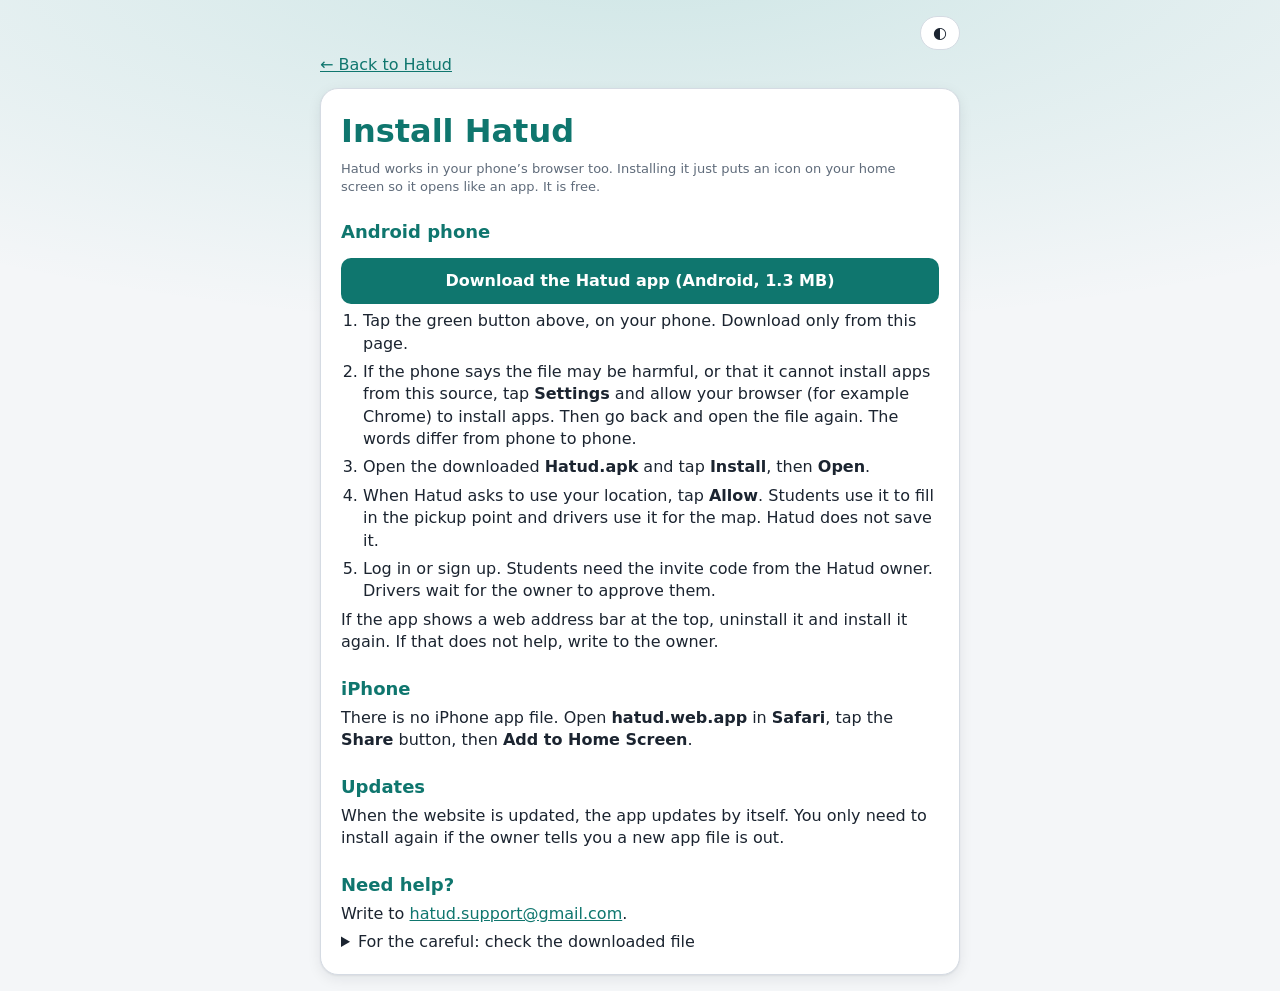
<file: public/install.html>
<!DOCTYPE html>
<html lang="en">
<head>
  <meta charset="utf-8">
  <meta name="viewport" content="width=device-width, initial-scale=1">
  <title>Install Hatud • Hatud</title>
  <meta name="description" content="How to install the Hatud app on an Android phone or an iPhone.">
  <link rel="stylesheet" href="css/app.css">
  <style>
    body { align-items: flex-start; }
    main { max-width: 640px; }
    .doc h2 { margin: 22px 0 6px; font-size: 18px; color: var(--brand); }
    .doc p, .doc li { margin: 6px 0; }
    .doc ol, .doc ul { padding-left: 22px; margin: 6px 0; }
    .doc a { color: var(--brand); }
    .doc code { word-break: break-all; font-size: 12px; }
    .back { display: inline-block; margin-bottom: 12px; color: var(--brand); }
    .dl { display: block; text-align: center; margin: 14px 0 4px; padding: 12px 16px; border-radius: 10px; background: var(--brand); color: #fff !important; font-weight: 600; text-decoration: none; }
  </style>
  <meta name="theme-color" content="#11171d">
  <meta name="color-scheme" content="light dark">
  <script src="js/theme.js"></script>
  <script src="js/motion.js"></script>
  <link rel="icon" href="icons/icon.svg" type="image/svg+xml">
  <link rel="apple-touch-icon" href="icons/apple-touch-icon.png">
</head>
<body>
  <main>
    <a class="back" href="index.html">&larr; Back to Hatud</a>
    <div class="card doc">
      <h1 style="text-align: left">Install Hatud</h1>
      <p class="hint">Hatud works in your phone&rsquo;s browser too. Installing it just puts an icon on your home screen so it opens like an app. It is free.</p>

      <h2>Android phone</h2>
      <a class="dl" href="https://github.com/ShormTy/Hatud/releases/download/v1.0.0.1/Hatud.apk">Download the Hatud app (Android, 1.3 MB)</a>
      <ol>
        <li>Tap the green button above, on your phone. Download only from this page.</li>
        <li>If the phone says the file may be harmful, or that it cannot install apps from this source, tap <strong>Settings</strong> and allow your browser (for example Chrome) to install apps. Then go back and open the file again. The words differ from phone to phone.</li>
        <li>Open the downloaded <strong>Hatud.apk</strong> and tap <strong>Install</strong>, then <strong>Open</strong>.</li>
        <li>When Hatud asks to use your location, tap <strong>Allow</strong>. Students use it to fill in the pickup point and drivers use it for the map. Hatud does not save it.</li>
        <li>Log in or sign up. Students need the invite code from the Hatud owner. Drivers wait for the owner to approve them.</li>
      </ol>
      <p>If the app shows a web address bar at the top, uninstall it and install it again. If that does not help, write to the owner.</p>

      <h2>iPhone</h2>
      <p>There is no iPhone app file. Open <strong>hatud.web.app</strong> in <strong>Safari</strong>, tap the <strong>Share</strong> button, then <strong>Add to Home Screen</strong>.</p>

      <h2>Updates</h2>
      <p>When the website is updated, the app updates by itself. You only need to install again if the owner tells you a new app file is out.</p>

      <h2>Need help?</h2>
      <p>Write to <a href="mailto:hatud.support@gmail.com">hatud.support@gmail.com</a>.</p>

      <details>
        <summary>For the careful: check the downloaded file</summary>
        <p>The SHA-256 of Hatud.apk (version 1.0.0.1) is:</p>
        <p><code>a64ebb1460c4a3cc7104d5ee00df5ce6a57cbabb198914761f1c89297fcc66aa</code></p>
        <p>On Linux or a Mac you can check it with <code>sha256sum Hatud.apk</code>.</p>
      </details>
    </div>
  </main>
</body>
</html>
</file>
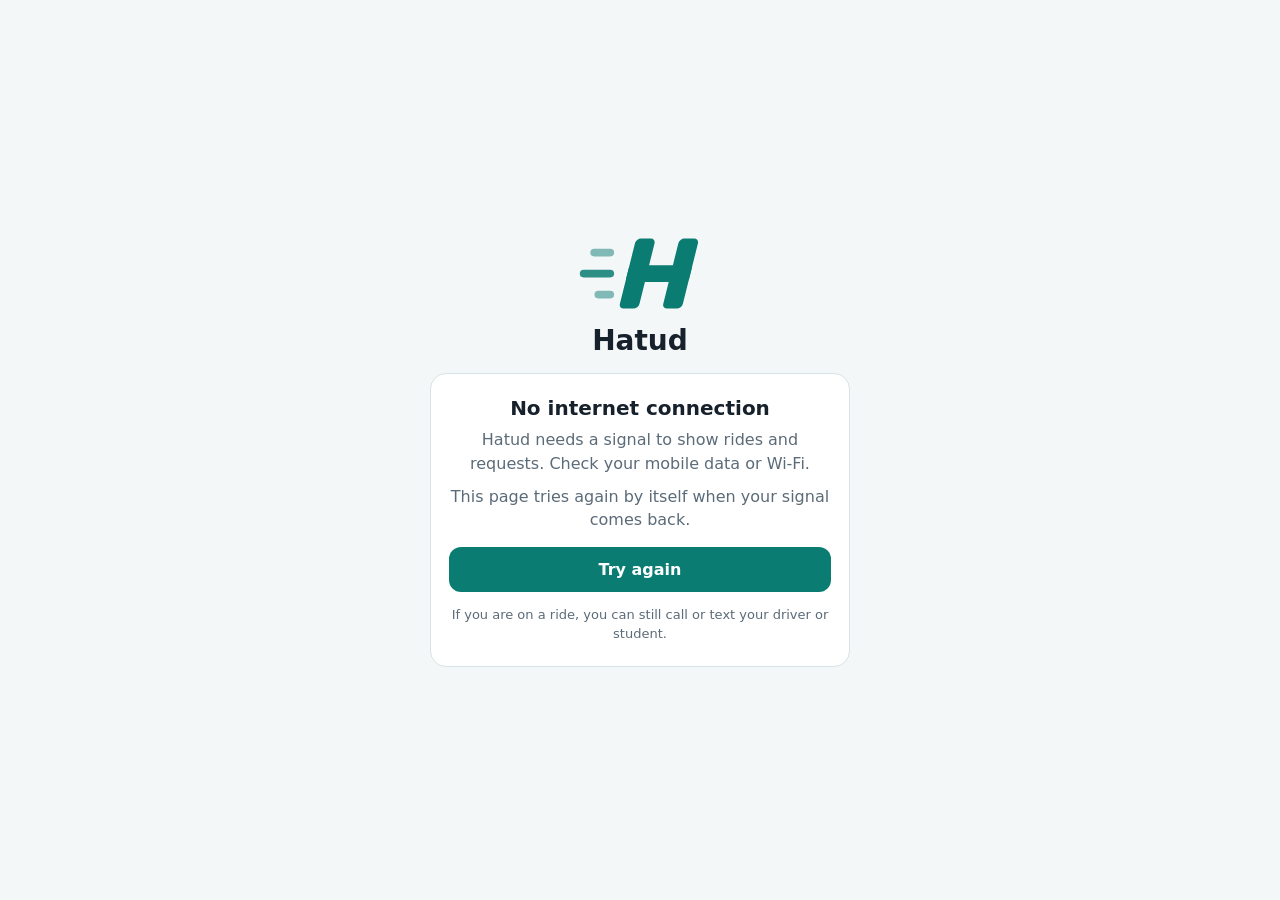
<file: public/offline.html>
<!DOCTYPE html>
<html lang="en">
<head>
  <meta charset="utf-8">
  <meta name="viewport" content="width=device-width, initial-scale=1">
  <title>No internet • Hatud</title>
  <meta name="robots" content="noindex">
  <meta name="theme-color" content="#11171d">
  <meta name="color-scheme" content="light dark">
  <style>
    :root { --bg: #f4f7f8; --card: #ffffff; --text: #17212b; --muted: #5b6b78; --brand: #0b7c72; --line: #d9e2e6; }
    @media (prefers-color-scheme: dark) {
      :root { --bg: #11171d; --card: #1a232b; --text: #e8eef2; --muted: #9fb0bc; --brand: #2dd4bf; --line: #2a3640; }
    }
    * { box-sizing: border-box; }
    body { margin: 0; min-height: 100vh; display: flex; align-items: center; justify-content: center; padding: 16px;
           background: var(--bg); color: var(--text); font-family: system-ui, -apple-system, "Segoe UI", Roboto, sans-serif; }
    main { width: 100%; max-width: 420px; text-align: center; }
    .logo { width: 140px; height: auto; color: var(--brand); }
    h1 { margin: 6px 0 0; font-size: 28px; }
    .card { margin-top: 16px; padding: 22px 18px; background: var(--card); border: 1px solid var(--line); border-radius: 16px; }
    h2 { margin: 0 0 8px; font-size: 20px; }
    p { margin: 0 0 10px; color: var(--muted); line-height: 1.45; }
    button { margin-top: 6px; width: 100%; padding: 13px 16px; font: inherit; font-weight: 600; border: 0; border-radius: 12px;
             background: var(--brand); color: #ffffff; cursor: pointer; }
    @media (prefers-color-scheme: dark) { button { color: #0b1413; } }
    .small { margin: 14px 0 0; font-size: 13px; }
  </style>
</head>
<body>
  <main>
    <svg class="logo" viewBox="56 140 400 232" role="img" aria-label="Hatud logo">
      <g transform="translate(14 0)" fill="currentColor">
        <rect x="100" y="185" width="68" height="22" rx="11" fill-opacity=".5"/>
        <rect x="70" y="245" width="98" height="22" rx="11" fill-opacity=".85"/>
        <rect x="112" y="305" width="56" height="22" rx="11" fill-opacity=".5"/>
        <g transform="translate(256 256) skewX(-14) translate(-256 -256)">
          <rect x="206" y="156" width="56" height="200" rx="14"/>
          <rect x="330" y="156" width="56" height="200" rx="14"/>
          <rect x="206" y="232" width="180" height="48" rx="10"/>
        </g>
      </g>
    </svg>
    <h1>Hatud</h1>
    <div class="card">
      <h2>No internet connection</h2>
      <p>Hatud needs a signal to show rides and requests. Check your mobile data or Wi-Fi.</p>
      <p>This page tries again by itself when your signal comes back.</p>
      <button type="button" id="retry">Try again</button>
      <p class="small">If you are on a ride, you can still call or text your driver or student.</p>
    </div>
  </main>
  <script>
    document.getElementById("retry").addEventListener("click", function () { location.reload(); });
    window.addEventListener("online", function () { location.reload(); });
  </script>
</body>
</html>
</file>
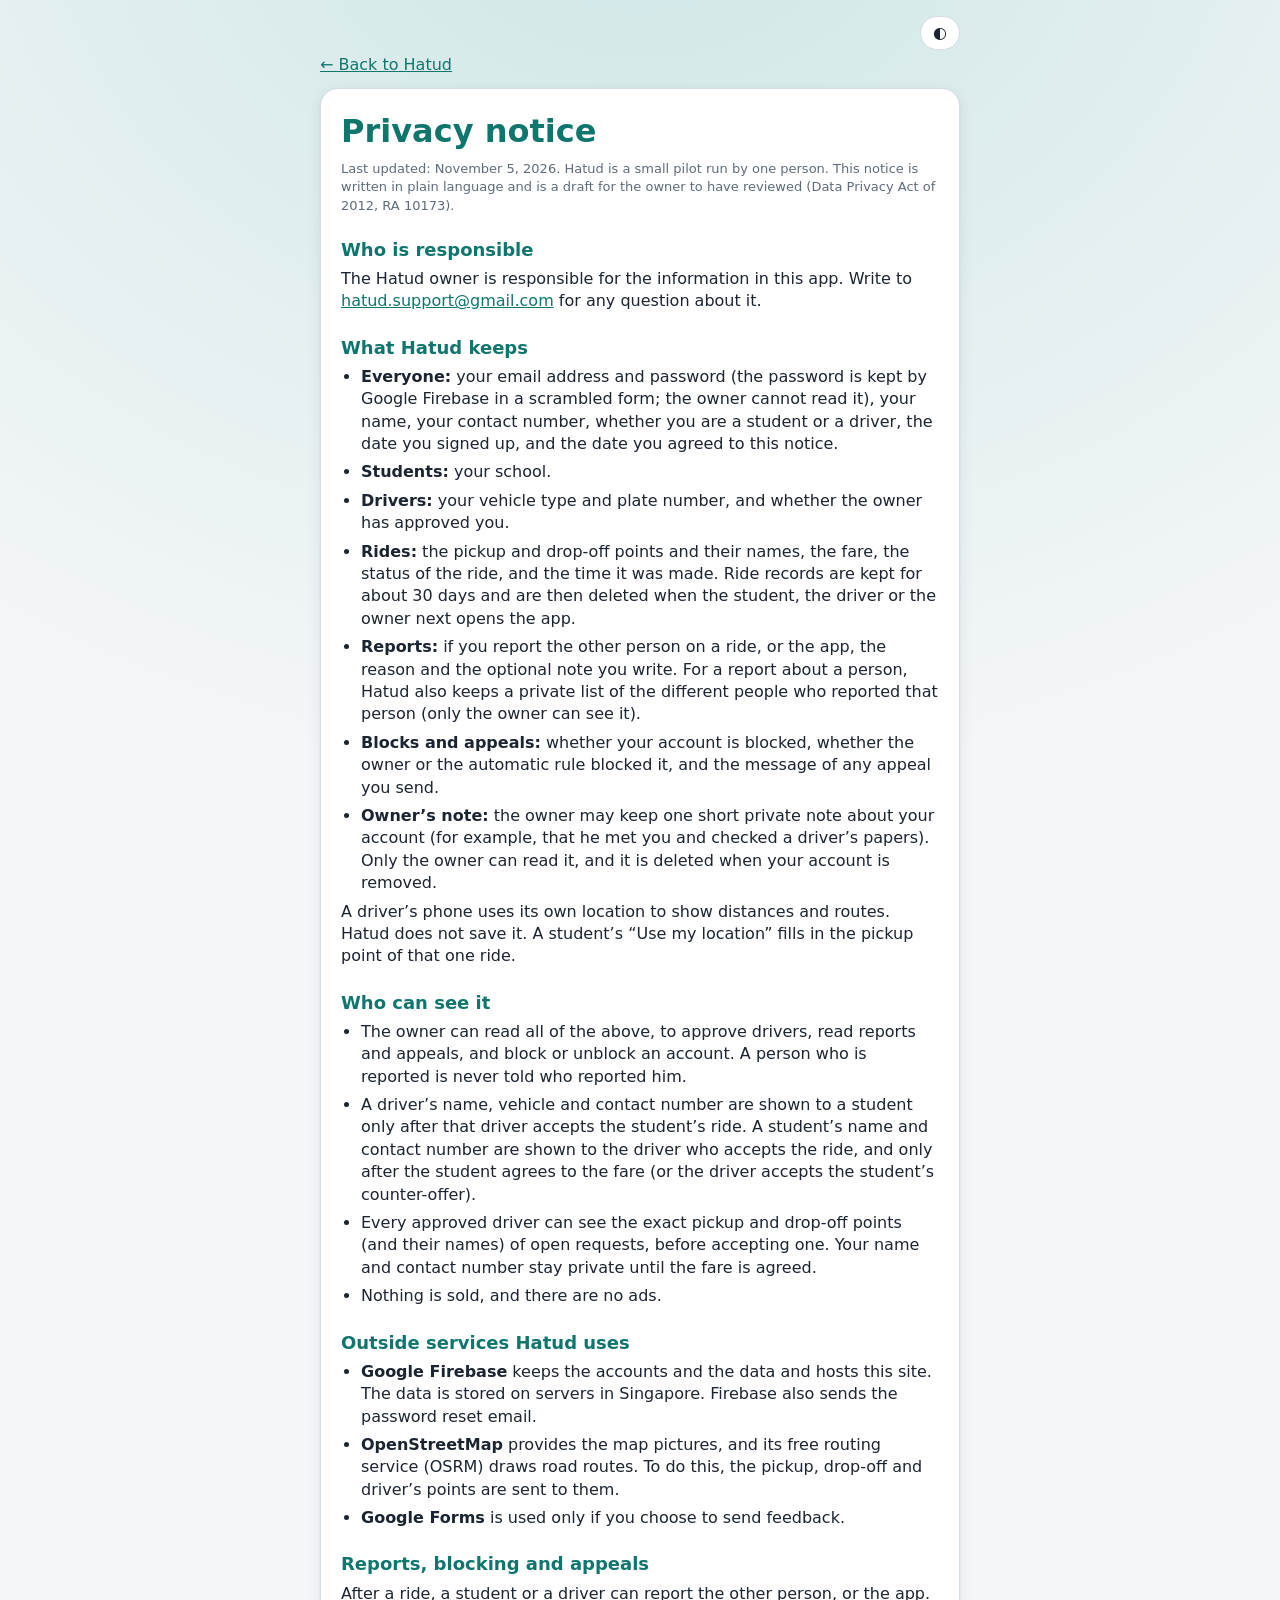
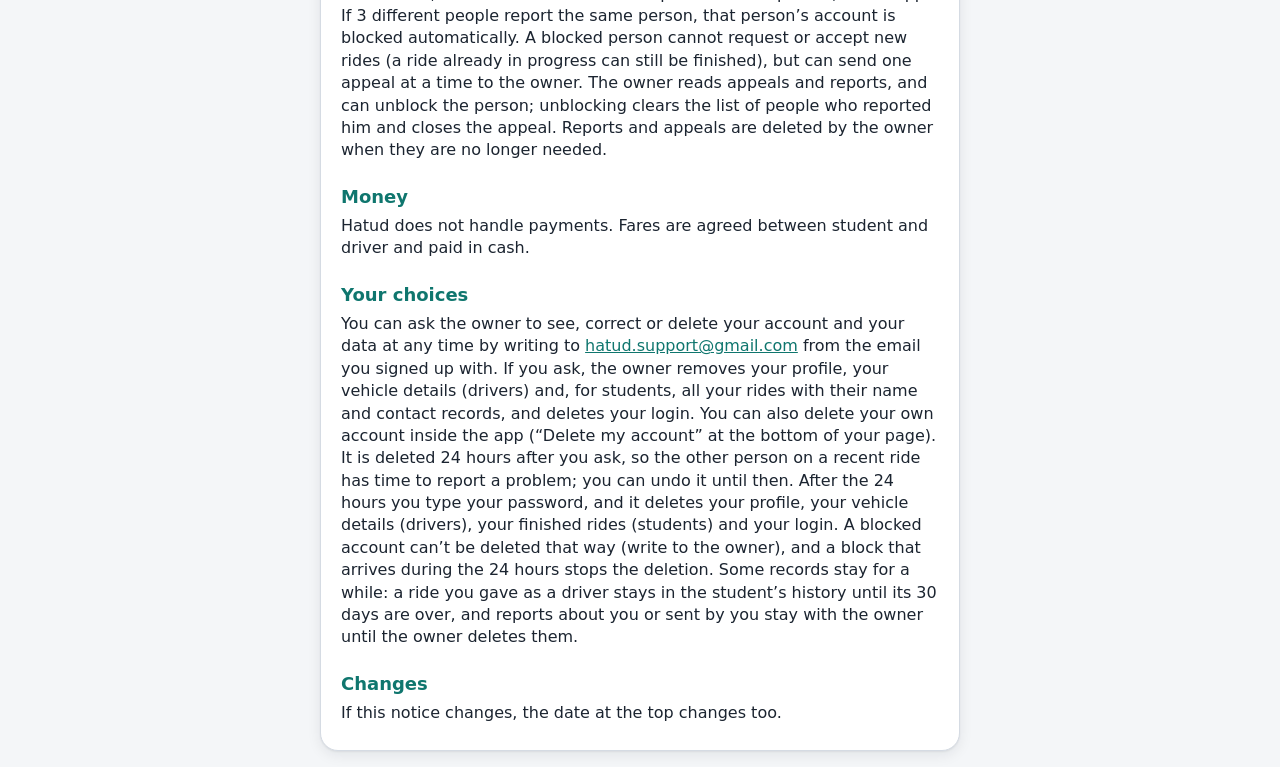
<file: public/privacy.html>
<!DOCTYPE html>
<html lang="en">
<head>
  <meta charset="utf-8">
  <meta name="viewport" content="width=device-width, initial-scale=1">
  <title>Privacy notice • Hatud</title>
  <link rel="stylesheet" href="css/app.css">
  <style>
    body { align-items: flex-start; }
    main { max-width: 640px; }
    .doc h2 { margin: 22px 0 6px; font-size: 18px; color: var(--brand); }
    .doc p, .doc li { margin: 6px 0; }
    .doc ul { padding-left: 20px; margin: 6px 0; }
    .doc a { color: var(--brand); }
    .back { display: inline-block; margin-bottom: 12px; color: var(--brand); }
  </style>
  <meta name="theme-color" content="#11171d">
  <meta name="color-scheme" content="light dark">
  <script src="js/theme.js"></script>
  <script src="js/motion.js"></script>
  <link rel="icon" href="icons/icon.svg" type="image/svg+xml">
  <link rel="apple-touch-icon" href="icons/apple-touch-icon.png">
</head>
<body>
  <main>
    <a class="back" href="index.html">&larr; Back to Hatud</a>
    <div class="card doc">
      <h1 style="text-align: left">Privacy notice</h1>
      <p class="hint">Last updated: November 5, 2026. Hatud is a small pilot run by one person. This notice is written in plain language and is a draft for the owner to have reviewed (Data Privacy Act of 2012, RA 10173).</p>

      <h2>Who is responsible</h2>
      <p>The Hatud owner is responsible for the information in this app. Write to <a href="mailto:hatud.support@gmail.com">hatud.support@gmail.com</a> for any question about it.</p>

      <h2>What Hatud keeps</h2>
      <ul>
        <li><strong>Everyone:</strong> your email address and password (the password is kept by Google Firebase in a scrambled form; the owner cannot read it), your name, your contact number, whether you are a student or a driver, the date you signed up, and the date you agreed to this notice.</li>
        <li><strong>Students:</strong> your school.</li>
        <li><strong>Drivers:</strong> your vehicle type and plate number, and whether the owner has approved you.</li>
        <li><strong>Rides:</strong> the pickup and drop-off points and their names, the fare, the status of the ride, and the time it was made. Ride records are kept for about 30 days and are then deleted when the student, the driver or the owner next opens the app.</li>
        <li><strong>Reports:</strong> if you report the other person on a ride, or the app, the reason and the optional note you write. For a report about a person, Hatud also keeps a private list of the different people who reported that person (only the owner can see it).</li>
        <li><strong>Blocks and appeals:</strong> whether your account is blocked, whether the owner or the automatic rule blocked it, and the message of any appeal you send.</li>
        <li><strong>Owner&rsquo;s note:</strong> the owner may keep one short private note about your account (for example, that he met you and checked a driver&rsquo;s papers). Only the owner can read it, and it is deleted when your account is removed.</li>
      </ul>
      <p>A driver&rsquo;s phone uses its own location to show distances and routes. Hatud does not save it. A student&rsquo;s &ldquo;Use my location&rdquo; fills in the pickup point of that one ride.</p>

      <h2>Who can see it</h2>
      <ul>
        <li>The owner can read all of the above, to approve drivers, read reports and appeals, and block or unblock an account. A person who is reported is never told who reported him.</li>
        <li>A driver&rsquo;s name, vehicle and contact number are shown to a student only after that driver accepts the student&rsquo;s ride. A student&rsquo;s name and contact number are shown to the driver who accepts the ride, and only after the student agrees to the fare (or the driver accepts the student&rsquo;s counter-offer).</li>
        <li>Every approved driver can see the exact pickup and drop-off points (and their names) of open requests, before accepting one. Your name and contact number stay private until the fare is agreed.</li>
        <li>Nothing is sold, and there are no ads.</li>
      </ul>

      <h2>Outside services Hatud uses</h2>
      <ul>
        <li><strong>Google Firebase</strong> keeps the accounts and the data and hosts this site. The data is stored on servers in Singapore. Firebase also sends the password reset email.</li>
        <li><strong>OpenStreetMap</strong> provides the map pictures, and its free routing service (OSRM) draws road routes. To do this, the pickup, drop-off and driver&rsquo;s points are sent to them.</li>
        <li><strong>Google Forms</strong> is used only if you choose to send feedback.</li>
      </ul>

      <h2>Reports, blocking and appeals</h2>
      <p>After a ride, a student or a driver can report the other person, or the app. If 3 different people report the same person, that person&rsquo;s account is blocked automatically. A blocked person cannot request or accept new rides (a ride already in progress can still be finished), but can send one appeal at a time to the owner. The owner reads appeals and reports, and can unblock the person; unblocking clears the list of people who reported him and closes the appeal. Reports and appeals are deleted by the owner when they are no longer needed.</p>

      <h2>Money</h2>
      <p>Hatud does not handle payments. Fares are agreed between student and driver and paid in cash.</p>

      <h2>Your choices</h2>
      <p>You can ask the owner to see, correct or delete your account and your data at any time by writing to <a href="mailto:hatud.support@gmail.com">hatud.support@gmail.com</a> from the email you signed up with. If you ask, the owner removes your profile, your vehicle details (drivers) and, for students, all your rides with their name and contact records, and deletes your login. You can also delete your own account inside the app (&ldquo;Delete my account&rdquo; at the bottom of your page). It is deleted 24 hours after you ask, so the other person on a recent ride has time to report a problem; you can undo it until then. After the 24 hours you type your password, and it deletes your profile, your vehicle details (drivers), your finished rides (students) and your login. A blocked account can&rsquo;t be deleted that way (write to the owner), and a block that arrives during the 24 hours stops the deletion. Some records stay for a while: a ride you gave as a driver stays in the student&rsquo;s history until its 30 days are over, and reports about you or sent by you stay with the owner until the owner deletes them.</p>

      <h2>Changes</h2>
      <p>If this notice changes, the date at the top changes too.</p>
    </div>
  </main>
</body>
</html>
</file>
<file: public/css/app.css>
/* Hatud shared styles. Used by every page. */
:root {
  color-scheme: light;
  --bg: #f4f6f8;
  --card: #ffffff;
  --text: #1b2430;
  --muted: #5f6b7a;
  --line: #d5dbe3;
  --brand: #0f766e;
  --brand-text: #ffffff;
  --error-bg: #fdecec;
  --error-text: #9b1c1c;
}
@media (prefers-color-scheme: dark) {
  :root:not([data-theme="light"]) {
    color-scheme: dark;
    --bg: #11171d;
    --card: #1b232c;
    --text: #eef2f6;
    --muted: #9aa7b6;
    --line: #33404d;
    --brand: #2dd4bf;
    --brand-text: #08201d;
    --error-bg: #3a1c1c;
    --error-text: #ffb4b4;
  }
}
:root[data-theme="dark"] {
  color-scheme: dark;
  --bg: #11171d;
  --card: #1b232c;
  --text: #eef2f6;
  --muted: #9aa7b6;
  --line: #33404d;
  --brand: #2dd4bf;
  --brand-text: #08201d;
  --error-bg: #3a1c1c;
  --error-text: #ffb4b4;
}
.theme-btn { min-width: 40px; text-align: center; line-height: 1; }
.theme-row { display: flex; justify-content: flex-end; margin: 0 0 4px; }
.theme-round {
  -webkit-appearance: none;
  appearance: none;
  padding: 8px 12px;
  border: 1px solid var(--line);
  border-radius: 999px;
  background-color: var(--card);
  color: var(--text);
  font: inherit;
  font-size: 16px;
  line-height: 1;
  cursor: pointer;
}
* { box-sizing: border-box; }
html, body { margin: 0; }
body {
  min-height: 100vh;
  display: flex;
  align-items: center;
  justify-content: center;
  padding: 16px;
  background: var(--bg);
  color: var(--text);
  font-family: system-ui, -apple-system, "Segoe UI", Roboto, sans-serif;
  line-height: 1.4;
}
main { width: 100%; max-width: 380px; }
h1 { margin: 0; font-size: 32px; text-align: center; color: var(--brand); }
.tagline { margin: 4px 0 20px; text-align: center; color: var(--muted); }
.card {
  background: var(--card);
  border: 1px solid var(--line);
  border-radius: 14px;
  padding: 20px;
}
.tabs { display: flex; gap: 8px; margin-bottom: 16px; }
.tabs button {
  flex: 1;
  padding: 10px;
  border: 1px solid var(--line);
  border-radius: 10px;
  background: transparent;
  color: var(--muted);
  font-size: 15px;
  cursor: pointer;
}
.tabs button[aria-selected="true"] {
  background: var(--brand);
  border-color: var(--brand);
  color: var(--brand-text);
  font-weight: 600;
}
label { display: block; margin: 12px 0 4px; font-size: 14px; color: var(--muted); }
input {
  width: 100%;
  padding: 12px;
  border: 1px solid var(--line);
  border-radius: 10px;
  background: var(--bg);
  color: var(--text);
  font-size: 16px;
}
.primary {
  width: 100%;
  margin-top: 18px;
  padding: 13px;
  border: 0;
  border-radius: 10px;
  background: var(--brand);
  color: var(--brand-text);
  font-size: 16px;
  font-weight: 600;
  cursor: pointer;
}
.primary:disabled { opacity: 0.6; cursor: default; }
#message {
  margin-top: 14px;
  padding: 10px 12px;
  border-radius: 10px;
  background: var(--error-bg);
  color: var(--error-text);
  font-size: 14px;
}
.hidden { display: none !important; }
.signed-in p { margin: 0 0 6px; }
.email { font-weight: 600; word-break: break-all; }

/* Sign-up form additions */
select {
  width: 100%;
  padding: 12px;
  border: 1px solid var(--line);
  border-radius: 10px;
  background: var(--bg);
  color: var(--text);
  font-size: 16px;
}
fieldset { margin: 12px 0 0; padding: 0; border: 0; }
legend { padding: 0; margin-bottom: 4px; font-size: 14px; color: var(--muted); }
.choice { display: flex; gap: 8px; }
.choice label { flex: 1; margin: 0; }
.choice input { position: absolute; opacity: 0; width: 0; height: 0; }
.choice span {
  display: block;
  padding: 10px;
  border: 1px solid var(--line);
  border-radius: 10px;
  text-align: center;
  color: var(--text);
  cursor: pointer;
}
.choice input:checked + span {
  background: var(--brand);
  border-color: var(--brand);
  color: var(--brand-text);
  font-weight: 600;
}
.choice input:focus-visible + span { outline: 2px solid var(--brand); outline-offset: 2px; }
.hint { margin: 6px 0 0; font-size: 13px; color: var(--muted); }
.consent {
  display: flex;
  gap: 10px;
  align-items: flex-start;
  margin-top: 16px;
  font-size: 13px;
  color: var(--muted);
}
.consent input { width: auto; margin-top: 3px; }
.status { margin: 10px 0 0; padding: 10px 12px; border-radius: 10px; background: var(--bg); font-size: 14px; }

/* Vehicle type and plate number are shown in capital letters */
#vehicle-type, #plate { text-transform: uppercase; }

/* Animated logo on the login page (stage 7b) */
.logo-anim { display: block; width: 120px; height: auto; margin: 0 auto 4px; color: var(--brand); overflow: visible; }
.logo-anim .logo-h { animation: logo-drive 0.9s cubic-bezier(0.2, 0.8, 0.2, 1) both; }
.logo-anim .streak { transform-box: fill-box; transform-origin: right center; }
.logo-anim .s1 { animation: logo-streak 0.6s ease-out 0.35s both, logo-pulse 2.6s ease-in-out 1.5s infinite; }
.logo-anim .s2 { animation: logo-streak 0.6s ease-out 0.25s both, logo-pulse 2.6s ease-in-out 1.8s infinite; }
.logo-anim .s3 { animation: logo-streak 0.6s ease-out 0.45s both, logo-pulse 2.6s ease-in-out 2.1s infinite; }
@keyframes logo-drive {
  0% { transform: translateX(-90px); opacity: 0; }
  60% { transform: translateX(10px); opacity: 1; }
  100% { transform: translateX(0); opacity: 1; }
}
@keyframes logo-streak {
  from { transform: scaleX(0); opacity: 0; }
  to { transform: scaleX(1); opacity: 1; }
}
@keyframes logo-pulse {
  0%, 100% { opacity: 1; }
  50% { opacity: 0.4; }
}
@media (prefers-reduced-motion: reduce) {
  .logo-anim .logo-h, .logo-anim .streak { animation: none; }
}

/* Small logo in the top bar (stage 7c): plays once when the page opens */
.logo-mini { flex: none; width: 44px; height: auto; color: var(--brand); overflow: visible; }
.logo-mini .logo-h { animation: logo-drive 0.9s cubic-bezier(0.2, 0.8, 0.2, 1) both; }
.logo-mini .streak { transform-box: fill-box; transform-origin: right center; animation: logo-streak 0.6s ease-out both; }
.logo-mini .s1 { animation-delay: 0.35s; }
.logo-mini .s2 { animation-delay: 0.25s; }
.logo-mini .s3 { animation-delay: 0.45s; }
@media (prefers-reduced-motion: reduce) {
  .logo-mini .logo-h, .logo-mini .streak { animation: none; }
}

/* W17a: warm accent next to the teal, softer cards and colored status chips.
   Colors are variables, so light and dark both work. */
:root {
  --accent: #d97706;
  --accent-text: #b45309;
  --shadow: 0 1px 2px rgba(16, 24, 40, 0.06), 0 4px 14px rgba(16, 24, 40, 0.08);
  --chip-ok-bg: #dcfce7;    --chip-ok-text: #166534;
  --chip-wait-bg: #fef3c7;  --chip-wait-text: #92400e;
  --chip-go-bg: #ccfbf1;    --chip-go-text: #115e59;
  --chip-info-bg: #dbeafe;  --chip-info-text: #1e40af;
  --chip-bad-bg: #fee2e2;   --chip-bad-text: #991b1b;
  --chip-muted-bg: #e5e7eb; --chip-muted-text: #374151;
}
@media (prefers-color-scheme: dark) {
  :root:not([data-theme="light"]) {
    --accent: #fbbf24;
    --accent-text: #fbbf24;
    --shadow: 0 1px 2px rgba(0, 0, 0, 0.4), 0 4px 14px rgba(0, 0, 0, 0.35);
    --chip-ok-bg: #14391f;    --chip-ok-text: #86efac;
    --chip-wait-bg: #3b2f0b;  --chip-wait-text: #fcd34d;
    --chip-go-bg: #0f3a36;    --chip-go-text: #5eead4;
    --chip-info-bg: #1e2f52;  --chip-info-text: #93c5fd;
    --chip-bad-bg: #3f1d1d;   --chip-bad-text: #fca5a5;
    --chip-muted-bg: #2b3540; --chip-muted-text: #cbd5e1;
  }
}
:root[data-theme="dark"] {
  --accent: #fbbf24;
  --accent-text: #fbbf24;
  --shadow: 0 1px 2px rgba(0, 0, 0, 0.4), 0 4px 14px rgba(0, 0, 0, 0.35);
  --chip-ok-bg: #14391f;    --chip-ok-text: #86efac;
  --chip-wait-bg: #3b2f0b;  --chip-wait-text: #fcd34d;
  --chip-go-bg: #0f3a36;    --chip-go-text: #5eead4;
  --chip-info-bg: #1e2f52;  --chip-info-text: #93c5fd;
  --chip-bad-bg: #3f1d1d;   --chip-bad-text: #fca5a5;
  --chip-muted-bg: #2b3540; --chip-muted-text: #cbd5e1;
}

/* Rounder cards with a soft shadow */
.card { border-radius: 18px; box-shadow: var(--shadow); }
.request-card { border-radius: 16px; box-shadow: var(--shadow); }
.driver-box { border-radius: 16px; box-shadow: var(--shadow); }

/* Status lines get a warm bar on the left */
.status { border-left: 4px solid var(--accent); border-radius: 12px; }

/* The fare stands out in the warm accent */
#driver-fare, #current-fare { font-weight: 700; color: var(--accent-text); }

/* Status chips */
.chip {
  display: inline-block;
  margin-left: 8px;
  padding: 2px 10px;
  border-radius: 999px;
  font-size: 12px;
  font-weight: 600;
  line-height: 1.6;
  vertical-align: middle;
}
.chip:empty { display: none; }
.chip-ok { background: var(--chip-ok-bg); color: var(--chip-ok-text); }
.chip-wait { background: var(--chip-wait-bg); color: var(--chip-wait-text); }
.chip-go { background: var(--chip-go-bg); color: var(--chip-go-text); }
.chip-info { background: var(--chip-info-bg); color: var(--chip-info-text); }
.chip-bad { background: var(--chip-bad-bg); color: var(--chip-bad-text); }
.chip-muted { background: var(--chip-muted-bg); color: var(--chip-muted-text); }

/* Buttons give a small press feedback (off when the phone asks for less motion) */
.primary, .secondary { transition: transform 0.08s ease; }
.primary:active:not(:disabled), .secondary:active:not(:disabled) { transform: scale(0.98); }
@media (prefers-reduced-motion: reduce) {
  .primary, .secondary { transition: none; }
  .primary:active:not(:disabled), .secondary:active:not(:disabled) { transform: none; }
}

/* W17c: more life on the public pages (home, log in, privacy, 404).
   Everything here is scoped to pages without the app-page class, except the focus ring. */

/* A soft teal glow at the top of the page */
body:not(.app-page) {
  background:
    radial-gradient(130% 55% at 50% -5%, rgba(13, 148, 136, 0.16), rgba(13, 148, 136, 0) 70%) no-repeat,
    var(--bg);
}

/* Warm tagline under the name */
.tagline { color: var(--accent-text); font-weight: 600; }

/* Buttons get a soft teal shadow */
body:not(.app-page) .primary { box-shadow: 0 6px 16px rgba(13, 148, 136, 0.28); }
body:not(.app-page) .primary.ghost { box-shadow: none; }

/* Log in / Sign up as one segmented switch */
body:not(.app-page) .tabs {
  gap: 4px;
  padding: 4px;
  background: var(--bg);
  border: 1px solid var(--line);
  border-radius: 14px;
}
body:not(.app-page) .tabs button { border-color: transparent; }
body:not(.app-page) .tabs button[aria-selected="true"] { box-shadow: 0 1px 4px rgba(0, 0, 0, 0.2); }

/* Warm bullet points in the safety list on the home page */
.safe li::marker { color: var(--accent); }

/* Small icons in the home page card headings (drawn by CSS, they follow the theme color) */
main > .card.section:nth-of-type(2) h2::before,
main > .card.section:nth-of-type(3) h2::before,
main > .card.section:nth-of-type(4) h2::before {
  content: "";
  display: inline-block;
  width: 20px;
  height: 20px;
  margin-right: 8px;
  vertical-align: -3px;
  background: var(--brand);
  -webkit-mask-repeat: no-repeat;
  mask-repeat: no-repeat;
  -webkit-mask-position: center;
  mask-position: center;
  -webkit-mask-size: contain;
  mask-size: contain;
}
main > .card.section:nth-of-type(2) h2::before {
  -webkit-mask-image: url("data:image/svg+xml,%3Csvg xmlns='http://www.w3.org/2000/svg' viewBox='0 0 24 24' fill='none' stroke='black' stroke-width='2' stroke-linecap='round' stroke-linejoin='round'%3E%3Ccircle cx='6' cy='19' r='2.5'/%3E%3Ccircle cx='18' cy='5' r='2.5'/%3E%3Cpath d='M8.5 19H15a3.5 3.5 0 0 0 0-7H9a3.5 3.5 0 0 1 0-7h6.5'/%3E%3C/svg%3E");
  mask-image: url("data:image/svg+xml,%3Csvg xmlns='http://www.w3.org/2000/svg' viewBox='0 0 24 24' fill='none' stroke='black' stroke-width='2' stroke-linecap='round' stroke-linejoin='round'%3E%3Ccircle cx='6' cy='19' r='2.5'/%3E%3Ccircle cx='18' cy='5' r='2.5'/%3E%3Cpath d='M8.5 19H15a3.5 3.5 0 0 0 0-7H9a3.5 3.5 0 0 1 0-7h6.5'/%3E%3C/svg%3E");
}
main > .card.section:nth-of-type(3) h2::before {
  -webkit-mask-image: url("data:image/svg+xml,%3Csvg xmlns='http://www.w3.org/2000/svg' viewBox='0 0 24 24' fill='none' stroke='black' stroke-width='2' stroke-linecap='round' stroke-linejoin='round'%3E%3Cpath d='M12 3l8 3v6c0 4.5-3.2 8-8 9-4.8-1-8-4.5-8-9V6l8-3z'/%3E%3Cpath d='M8.5 12l2.5 2.5 4.5-5'/%3E%3C/svg%3E");
  mask-image: url("data:image/svg+xml,%3Csvg xmlns='http://www.w3.org/2000/svg' viewBox='0 0 24 24' fill='none' stroke='black' stroke-width='2' stroke-linecap='round' stroke-linejoin='round'%3E%3Cpath d='M12 3l8 3v6c0 4.5-3.2 8-8 9-4.8-1-8-4.5-8-9V6l8-3z'/%3E%3Cpath d='M8.5 12l2.5 2.5 4.5-5'/%3E%3C/svg%3E");
}
main > .card.section:nth-of-type(4) h2::before {
  -webkit-mask-image: url("data:image/svg+xml,%3Csvg xmlns='http://www.w3.org/2000/svg' viewBox='0 0 24 24' fill='none' stroke='black' stroke-width='2' stroke-linecap='round' stroke-linejoin='round'%3E%3Cpath d='M5 21V4'/%3E%3Cpath d='M5 4h11l-2 4 2 4H5'/%3E%3C/svg%3E");
  mask-image: url("data:image/svg+xml,%3Csvg xmlns='http://www.w3.org/2000/svg' viewBox='0 0 24 24' fill='none' stroke='black' stroke-width='2' stroke-linecap='round' stroke-linejoin='round'%3E%3Cpath d='M5 21V4'/%3E%3Cpath d='M5 4h11l-2 4 2 4H5'/%3E%3C/svg%3E");
}

/* A clear focus ring on form fields, for keyboard and screen users */
input:focus-visible, select:focus-visible, textarea:focus-visible {
  outline: 2px solid var(--brand);
  outline-offset: 1px;
}

/* W17d: more animation on every page. The keyframes are here; every rule that uses them sits
   inside the no-preference block, so a phone that asks for less motion sees none of it. */
@keyframes hatud-rise { from { opacity: 0; transform: translateY(14px); } to { opacity: 1; transform: none; } }
@keyframes step-pop { from { opacity: 0; transform: scale(0.3); } to { opacity: 1; transform: scale(1); } }
@keyframes field-open { from { opacity: 0; transform: translateY(-6px); } to { opacity: 1; transform: none; } }
@keyframes chip-pulse {
  0%, 100% { box-shadow: 0 0 0 0 rgba(217, 119, 6, 0.45); }
  60% { box-shadow: 0 0 0 6px rgba(217, 119, 6, 0); }
}
@keyframes theme-spin {
  0% { transform: rotate(0deg) scale(1); }
  50% { transform: rotate(180deg) scale(1.18); }
  100% { transform: rotate(360deg) scale(1); }
}
@keyframes chip-pop-ok { from { opacity: 0; transform: scale(0.6); } to { opacity: 1; transform: scale(1); } }
@keyframes chip-pop-wait { from { opacity: 0; transform: scale(0.6); } to { opacity: 1; transform: scale(1); } }
@keyframes chip-pop-go { from { opacity: 0; transform: scale(0.6); } to { opacity: 1; transform: scale(1); } }
@keyframes chip-pop-info { from { opacity: 0; transform: scale(0.6); } to { opacity: 1; transform: scale(1); } }
@keyframes chip-pop-bad { from { opacity: 0; transform: scale(0.6); } to { opacity: 1; transform: scale(1); } }
@keyframes chip-pop-muted { from { opacity: 0; transform: scale(0.6); } to { opacity: 1; transform: scale(1); } }

@media (prefers-reduced-motion: no-preference) {

  /* 1. Cards and panels rise in. A panel that was hidden rises again when it appears.
        motion.js sets --rise-delay so the ones on the page at the start follow one another. */
  main > .card, .panel {
    animation: hatud-rise 0.5s cubic-bezier(0.2, 0.8, 0.2, 1) backwards;
    animation-delay: var(--rise-delay, 0s);
  }

  /* 2. Home page cards fade in as you scroll (motion.js adds html.motion-ok and reveal-in). */
  html.motion-ok main > .card.section {
    animation: none;
    opacity: 0;
    transform: translateY(18px);
    transition: opacity 0.55s ease, transform 0.55s ease;
    transition-delay: var(--rise-delay, 0s);
  }
  html.motion-ok main > .card.section.reveal-in { opacity: 1; transform: none; }

  /* 3. The numbered steps pop in one by one once their card is showing. */
  .card.reveal-in .steps li::before { animation: step-pop 0.5s cubic-bezier(0.34, 1.56, 0.64, 1) backwards; }
  .card.reveal-in .steps li:nth-child(1)::before { animation-delay: calc(var(--rise-delay, 0s) + 0.30s); }
  .card.reveal-in .steps li:nth-child(2)::before { animation-delay: calc(var(--rise-delay, 0s) + 0.42s); }
  .card.reveal-in .steps li:nth-child(3)::before { animation-delay: calc(var(--rise-delay, 0s) + 0.54s); }

  /* 4. Buttons: a smoother press, and on a mouse a small lift and glow on hover. */
  .primary, .secondary {
    transition: transform 0.12s ease, filter 0.15s ease, box-shadow 0.15s ease,
                border-color 0.15s ease, background-color 0.15s ease;
  }
  @media (hover: hover) and (pointer: fine) {
    .primary:hover:not(:disabled) { transform: translateY(-1px); filter: brightness(1.08); }
    .secondary:hover:not(:disabled) { transform: translateY(-1px); border-color: var(--brand); }
    body:not(.app-page) .primary:not(.ghost):hover:not(:disabled) { box-shadow: 0 10px 22px rgba(13, 148, 136, 0.4); }
    body:not(.app-page) .primary.ghost:hover:not(:disabled) { background: rgba(13, 148, 136, 0.1); }
    .primary:active:not(:disabled), .secondary:active:not(:disabled) { transform: scale(0.98); }
  }

  /* 5. The Log in / Sign up switch: one teal pill glides between the two buttons.
        Browsers that cannot do :has keep the plain switch from W17c. */
  @supports selector(:has(a)) {
    body:not(.app-page) .tabs { position: relative; }
    body:not(.app-page) .tabs::before {
      content: "";
      position: absolute;
      top: 4px;
      bottom: 4px;
      left: 4px;
      width: calc((100% - 12px) / 2);
      border-radius: 10px;
      background: var(--brand);
      box-shadow: 0 1px 4px rgba(0, 0, 0, 0.2);
      transition: transform 0.28s cubic-bezier(0.3, 0.9, 0.3, 1);
    }
    body:not(.app-page) .tabs:has(> #tab-signup[aria-selected="true"])::before { transform: translateX(calc(100% + 4px)); }
    body:not(.app-page) .tabs button { position: relative; z-index: 1; transition: color 0.25s ease; }
    body:not(.app-page) .tabs button[aria-selected="true"] { background: transparent; box-shadow: none; }
  }
  /* The sign-up fields (and the student or driver part) fade open when they appear. */
  .signup-only:not(.hidden), .student-only:not(.hidden), .driver-only:not(.hidden) {
    animation: field-open 0.35s ease-out backwards;
  }

  /* 6. Status chips pop in when they appear or change kind; "Waiting" also pulses gently. */
  .chip-ok { animation: chip-pop-ok 0.4s cubic-bezier(0.34, 1.56, 0.64, 1) backwards; }
  .chip-go { animation: chip-pop-go 0.4s cubic-bezier(0.34, 1.56, 0.64, 1) backwards; }
  .chip-info { animation: chip-pop-info 0.4s cubic-bezier(0.34, 1.56, 0.64, 1) backwards; }
  .chip-bad { animation: chip-pop-bad 0.4s cubic-bezier(0.34, 1.56, 0.64, 1) backwards; }
  .chip-muted { animation: chip-pop-muted 0.4s cubic-bezier(0.34, 1.56, 0.64, 1) backwards; }
  .chip-wait {
    animation: chip-pop-wait 0.4s cubic-bezier(0.34, 1.56, 0.64, 1) backwards,
               chip-pulse 2.4s ease-in-out 0.6s infinite;
  }

  /* 7. The theme button spins when tapped (motion.js adds and removes the class "spin"). */
  .theme-btn.spin { animation: theme-spin 0.5s ease-in-out; }
}

/* W17f: more animation on the home page (index.html has class "home" on the body).
   Everything that moves is inside the no-preference block. */
.road { position: relative; height: 14px; max-width: 240px; margin: 2px auto 14px; }
.road::before { content: ""; position: absolute; left: 0; right: 0; top: 6px; border-top: 2px dashed var(--line); }
.road::after { content: ""; position: absolute; right: 0; top: 0; width: 14px; height: 14px; border-radius: 50%; background: #c2410c; opacity: 0.85; }
.road span { position: absolute; left: 0; top: 0; width: 14px; height: 14px; border-radius: 50%; background: var(--brand); box-shadow: 0 0 0 4px rgba(13, 148, 136, 0.2); }

@keyframes w17f-drive {
  0% { left: 0; opacity: 0; }
  8% { opacity: 1; }
  70% { left: calc(100% - 14px); opacity: 1; }
  80% { left: calc(100% - 14px); opacity: 0; }
  100% { left: 0; opacity: 0; }
}
@keyframes w17f-slide { from { opacity: 0; transform: translateX(-14px); } to { opacity: 1; transform: none; } }
@keyframes w17f-icon { from { opacity: 0; transform: rotate(-90deg) scale(0.3); } to { opacity: 1; transform: none; } }
@keyframes w17f-fade { from { opacity: 0; } to { opacity: 1; } }
@keyframes w17f-shimmer { 0% { background-position: 200% 0; } 60%, 100% { background-position: -100% 0; } }
@keyframes w17f-breathe {
  from { transform: translate(0, 0) scale(1); opacity: 0.8; }
  to { transform: translate(24px, 14px) scale(1.15); opacity: 1; }
}
@keyframes w17f-cta {
  0% { box-shadow: 0 6px 16px rgba(13, 148, 136, 0.28), 0 0 0 0 rgba(13, 148, 136, 0.45); }
  70%, 100% { box-shadow: 0 6px 16px rgba(13, 148, 136, 0.28), 0 0 0 14px rgba(13, 148, 136, 0); }
}

@media (prefers-reduced-motion: no-preference) {

  /* 1. The top of the page builds up: name, tagline, road, then the first card. */
  body.home > main > h1 { animation: hatud-rise 0.6s cubic-bezier(0.2, 0.8, 0.2, 1) 0.15s backwards; }
  body.home > main > .tagline { animation: hatud-rise 0.6s cubic-bezier(0.2, 0.8, 0.2, 1) 0.28s backwards; }
  body.home > main > .road { animation: hatud-rise 0.6s cubic-bezier(0.2, 0.8, 0.2, 1) 0.4s backwards; }
  body.home > main > .card:not(.section) { animation-delay: 0.5s; }
  body.home > main > .foot { animation: w17f-fade 1s ease 0.9s backwards; }

  /* 2. A small teal dot drives along the road from A to B, again and again. */
  body.home .road span { animation: w17f-drive 5s ease-in-out 1.2s infinite; }

  /* 3. A light sweep runs across the tagline every few seconds (only where the browser can
        clip a background to text, so the words can never disappear). */
  @supports ((-webkit-background-clip: text) or (background-clip: text)) {
    body.home .tagline {
      background: linear-gradient(100deg, var(--accent-text) 40%, var(--brand) 50%, var(--accent-text) 60%);
      background-size: 250% 100%;
      background-position: 200% 0;
      -webkit-background-clip: text;
      background-clip: text;
      -webkit-text-fill-color: transparent;
      animation: hatud-rise 0.6s cubic-bezier(0.2, 0.8, 0.2, 1) 0.28s backwards,
                 w17f-shimmer 5s ease-in-out 1.6s infinite;
    }
  }

  /* 4. Two soft glows behind the page drift slowly (teal at the top, warm at the bottom). */
  body.home::before, body.home::after {
    content: "";
    position: fixed;
    z-index: -1;
    pointer-events: none;
    border-radius: 50%;
  }
  body.home::before {
    top: -140px; left: 50%; width: 440px; height: 340px; margin-left: -220px;
    background: radial-gradient(closest-side, rgba(13, 148, 136, 0.22), rgba(13, 148, 136, 0));
    animation: w17f-breathe 8s ease-in-out infinite alternate;
  }
  body.home::after {
    bottom: -160px; right: -120px; width: 360px; height: 300px;
    background: radial-gradient(closest-side, rgba(217, 119, 6, 0.14), rgba(217, 119, 6, 0));
    animation: w17f-breathe 11s ease-in-out infinite alternate-reverse;
  }

  /* 5. The logo leans in when you point at it or tap it. */
  body.home .logo-anim { transition: transform 0.3s cubic-bezier(0.34, 1.56, 0.64, 1); }
  body.home .logo-anim:hover, body.home .logo-anim:active { transform: scale(1.08) rotate(-3deg); }

  /* 6. The Log in (or Open Hatud) button sends out a soft ring now and then. */
  body.home #guest-actions .primary:not(.ghost), body.home #member-actions .primary {
    animation: w17f-cta 3s ease-out 1.8s infinite;
  }
  body.home #guest-actions .primary:not(.ghost):hover, body.home #member-actions .primary:hover { animation: none; }

  /* 7. Inside each card, once it scrolls into view: heading icon spins in, the steps and the
        safety points slide in one after another. */
  .card.reveal-in h2::before { animation: w17f-icon 0.6s cubic-bezier(0.34, 1.56, 0.64, 1) 0.15s backwards; }
  .card.reveal-in .steps li, .card.reveal-in .safe li { animation: w17f-slide 0.5s ease-out backwards; }
  .card.reveal-in .steps li:nth-child(1), .card.reveal-in .safe li:nth-child(1) { animation-delay: 0.25s; }
  .card.reveal-in .steps li:nth-child(2), .card.reveal-in .safe li:nth-child(2) { animation-delay: 0.37s; }
  .card.reveal-in .steps li:nth-child(3), .card.reveal-in .safe li:nth-child(3) { animation-delay: 0.49s; }
  .card.reveal-in .safe li:nth-child(4) { animation-delay: 0.61s; }
  .card.reveal-in .safe li:nth-child(5) { animation-delay: 0.73s; }

  /* 8. On a mouse, a card lifts a little when you point at it. */
  @media (hover: hover) and (pointer: fine) {
    html.motion-ok body.home main > .card.section {
      transition: opacity 0.55s ease, transform 0.55s ease, box-shadow 0.25s ease;
      transition-delay: var(--rise-delay, 0s);
    }
    html.motion-ok body.home main > .card.section.reveal-in:hover {
      transform: translateY(-3px);
      box-shadow: 0 12px 28px rgba(0, 0, 0, 0.16);
      transition-delay: 0s;
    }
  }
}
</file>
